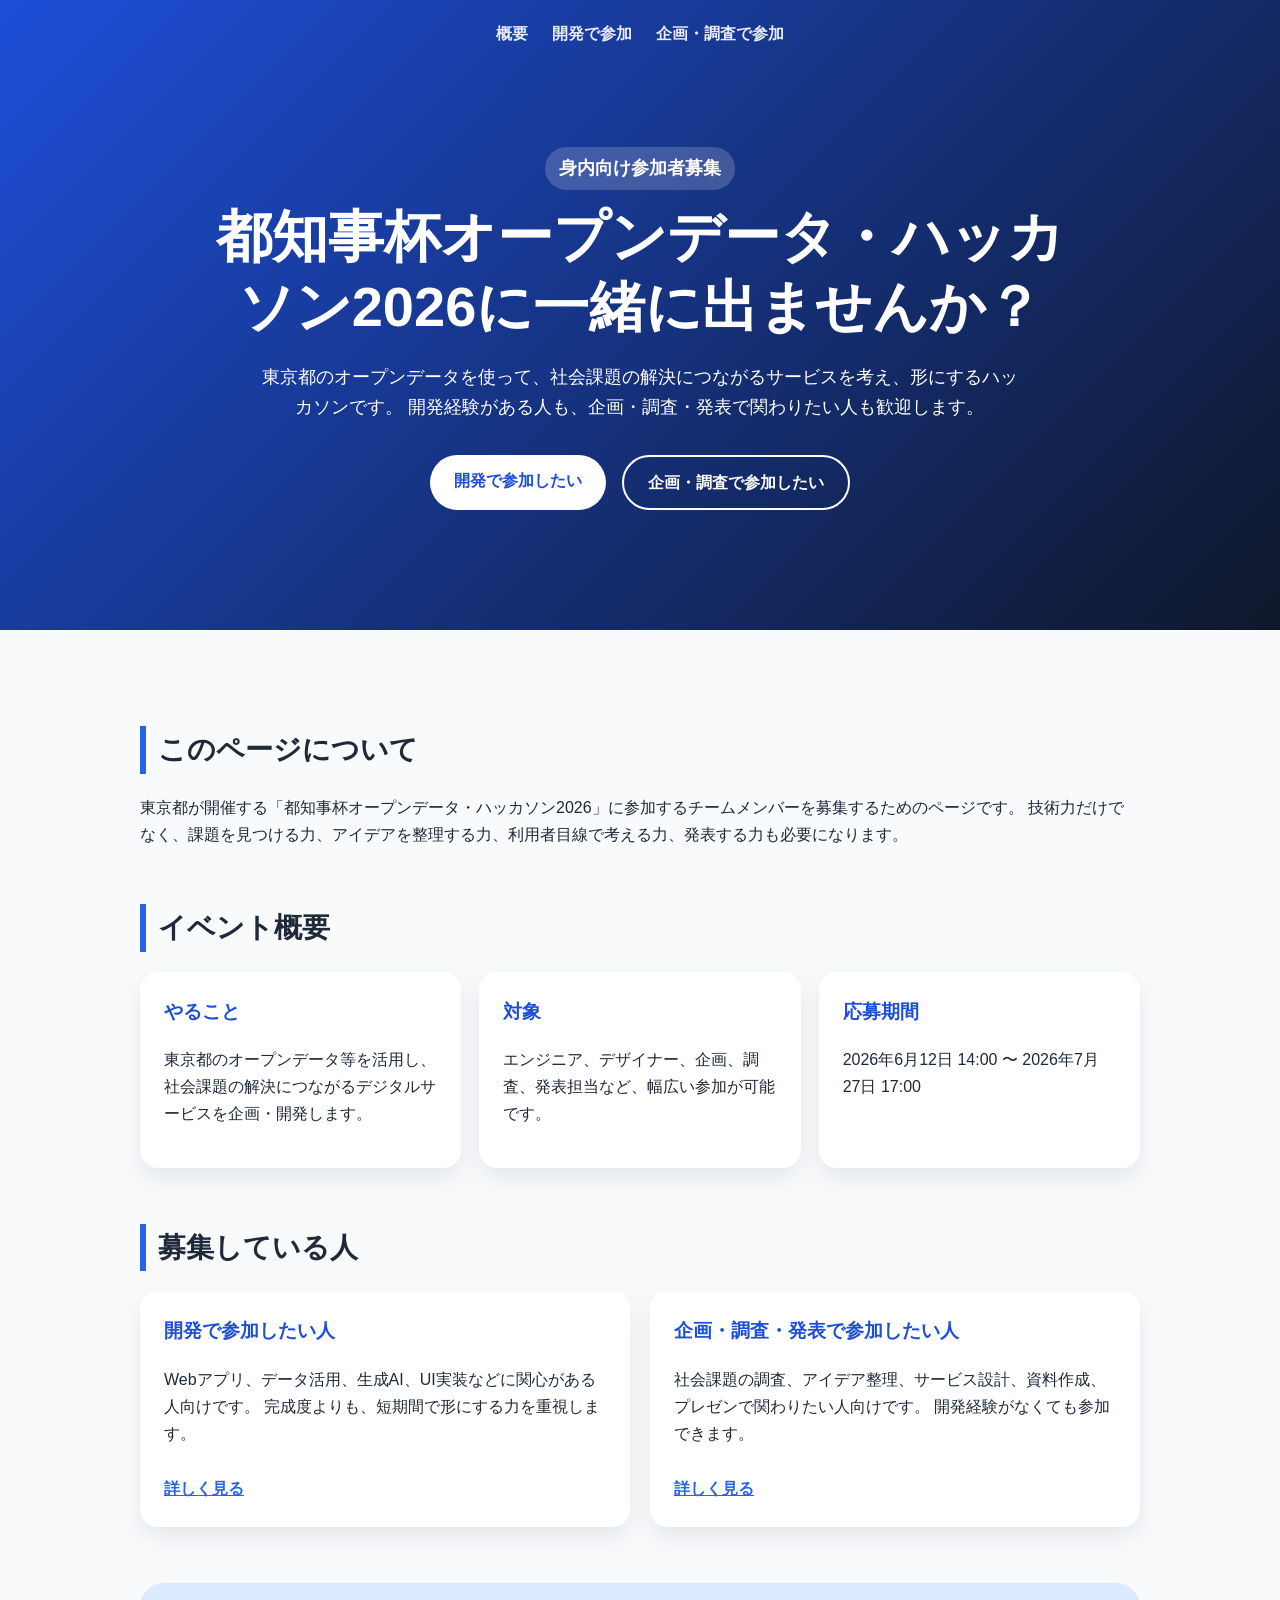
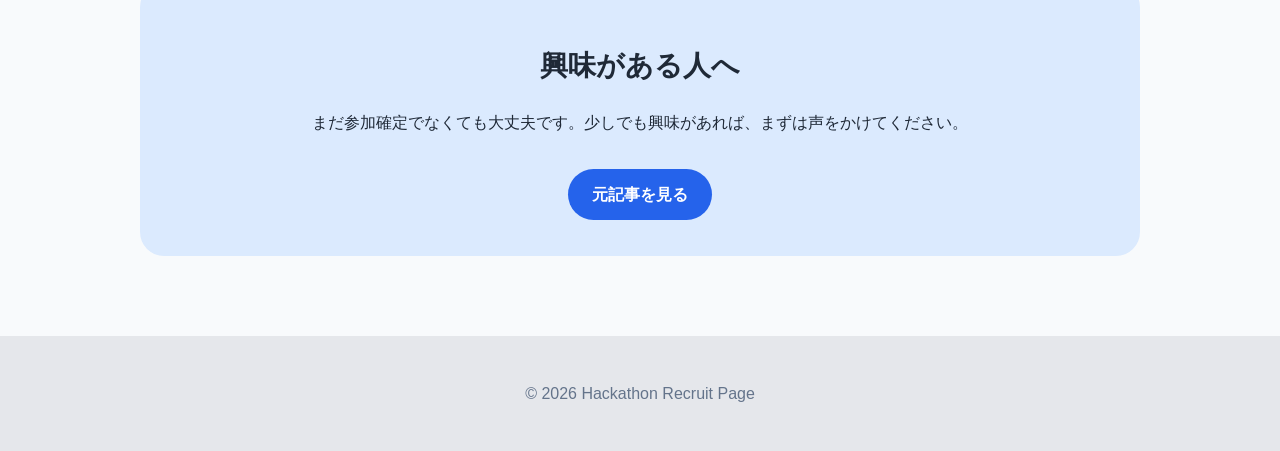
<file: index.html>
<!DOCTYPE html>
<html lang="ja">
<head>
  <meta charset="UTF-8">
  <meta name="viewport" content="width=device-width, initial-scale=1.0">
  <title>都知事杯オープンデータ・ハッカソン2026 参加者募集</title>
  <link rel="stylesheet" href="css/style.css">
</head>
<body>
  <header class="hero">
    <nav class="nav">
      <a href="index.html">概要</a>
      <a href="engineer.html">開発で参加</a>
      <a href="non-engineer.html">企画・調査で参加</a>
    </nav>

    <div class="hero-content">
      <p class="label">身内向け参加者募集</p>
      <h1>都知事杯オープンデータ・ハッカソン2026に一緒に出ませんか？</h1>
      <p>
        東京都のオープンデータを使って、社会課題の解決につながるサービスを考え、形にするハッカソンです。
        開発経験がある人も、企画・調査・発表で関わりたい人も歓迎します。
      </p>
      <div class="button-area">
        <a class="button primary" href="engineer.html">開発で参加したい</a>
        <a class="button secondary" href="non-engineer.html">企画・調査で参加したい</a>
      </div>
    </div>
  </header>

  <main>
    <section class="section">
      <h2>このページについて</h2>
      <p>
        東京都が開催する「都知事杯オープンデータ・ハッカソン2026」に参加するチームメンバーを募集するためのページです。
        技術力だけでなく、課題を見つける力、アイデアを整理する力、利用者目線で考える力、発表する力も必要になります。
      </p>
    </section>

    <section class="section">
      <h2>イベント概要</h2>
      <div class="card-grid">
        <div class="card">
          <h3>やること</h3>
          <p>東京都のオープンデータ等を活用し、社会課題の解決につながるデジタルサービスを企画・開発します。</p>
        </div>
        <div class="card">
          <h3>対象</h3>
          <p>エンジニア、デザイナー、企画、調査、発表担当など、幅広い参加が可能です。</p>
        </div>
        <div class="card">
          <h3>応募期間</h3>
          <p>2026年6月12日 14:00 〜 2026年7月27日 17:00</p>
        </div>
      </div>
    </section>

    <section class="section">
      <h2>募集している人</h2>
      <div class="two-column">
        <div class="box">
          <h3>開発で参加したい人</h3>
          <p>
            Webアプリ、データ活用、生成AI、UI実装などに関心がある人向けです。
            完成度よりも、短期間で形にする力を重視します。
          </p>
          <a href="engineer.html">詳しく見る</a>
        </div>

        <div class="box">
          <h3>企画・調査・発表で参加したい人</h3>
          <p>
            社会課題の調査、アイデア整理、サービス設計、資料作成、プレゼンで関わりたい人向けです。
            開発経験がなくても参加できます。
          </p>
          <a href="non-engineer.html">詳しく見る</a>
        </div>
      </div>
    </section>

    <section class="section cta">
      <h2>興味がある人へ</h2>
      <p>
        まだ参加確定でなくても大丈夫です。少しでも興味があれば、まずは声をかけてください。
      </p>
      <a class="button primary" href="https://prtimes.jp/main/html/rd/p/000006683.000052467.html" target="_blank" rel="noopener">
        元記事を見る
      </a>
    </section>
  </main>

  <footer>
    <p>&copy; 2026 Hackathon Recruit Page</p>
  </footer>
</body>
</html>
</file>
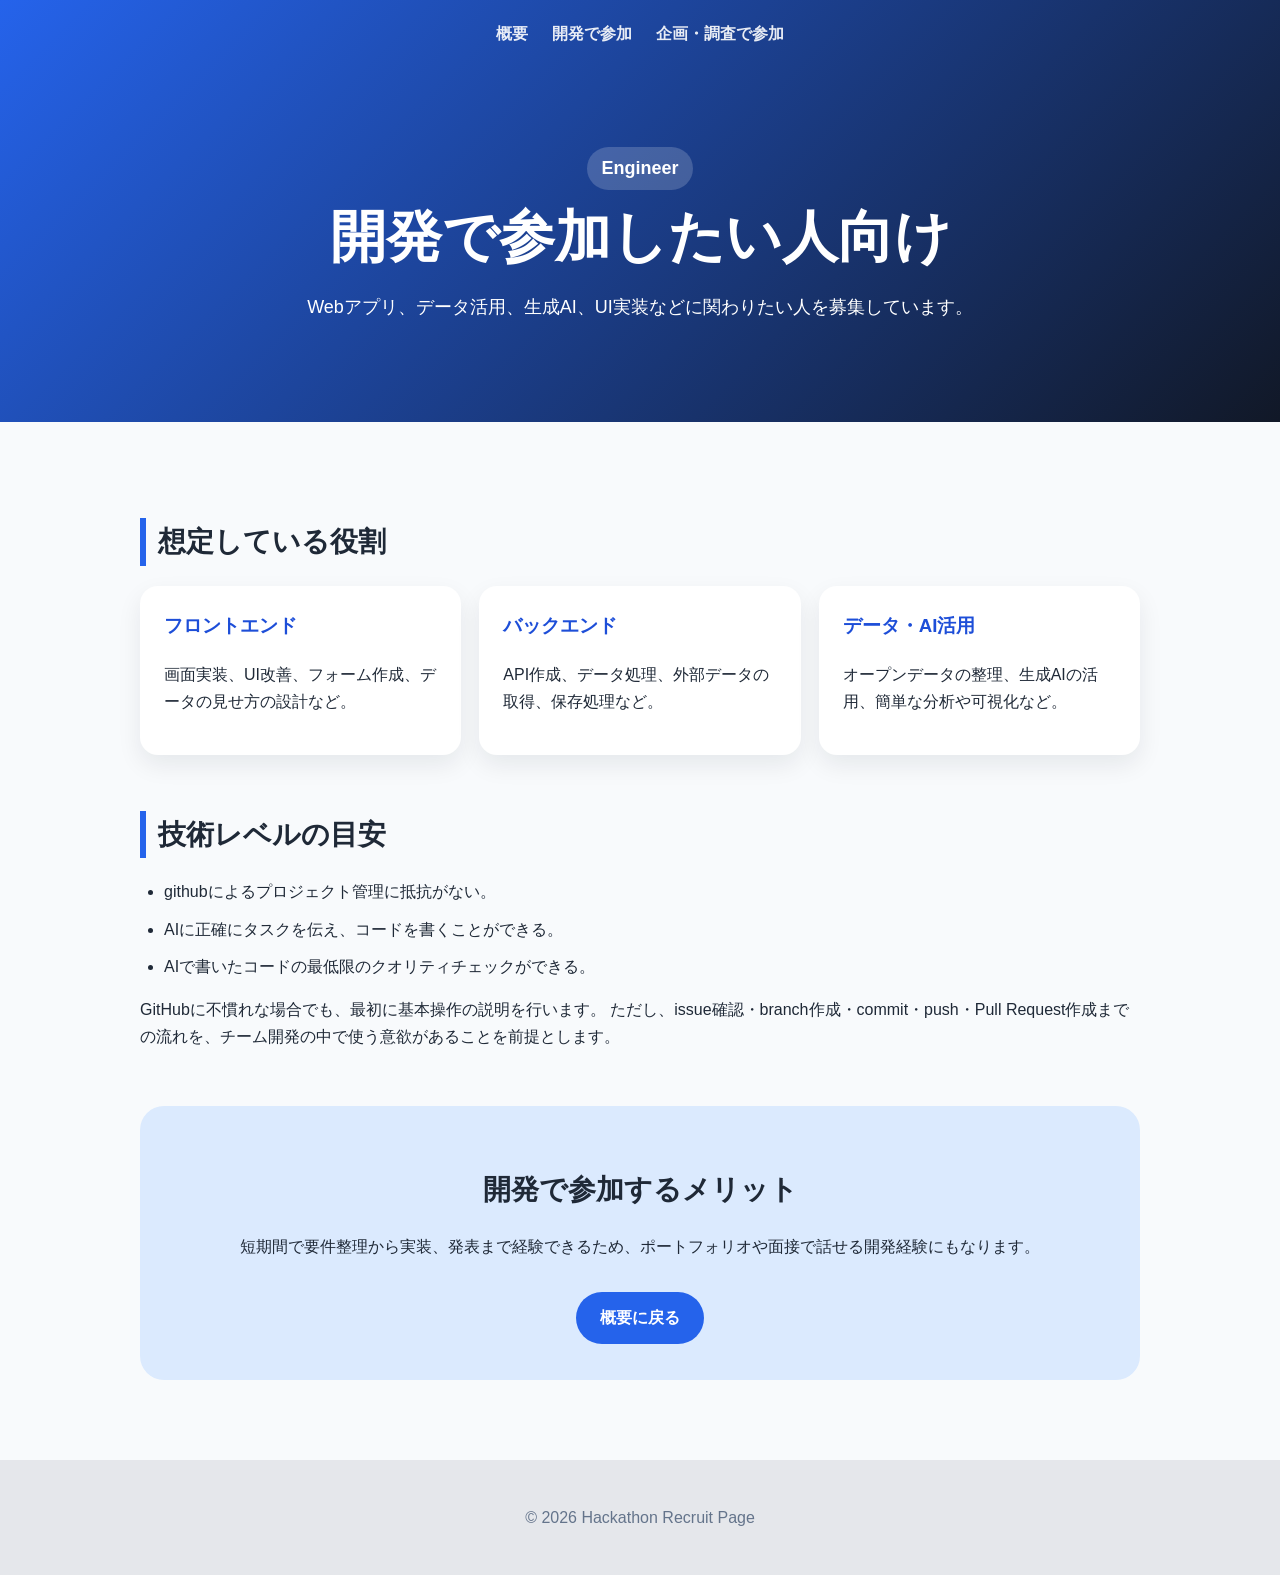
<file: engineer.html>
<!DOCTYPE html>
<html lang="ja">
<head>
  <meta charset="UTF-8">
  <meta name="viewport" content="width=device-width, initial-scale=1.0">
  <title>開発で参加したい人向け</title>
  <link rel="stylesheet" href="css/style.css">
</head>
<body>
  <header class="sub-hero">
    <nav class="nav">
      <a href="index.html">概要</a>
      <a href="engineer.html">開発で参加</a>
      <a href="non-engineer.html">企画・調査で参加</a>
    </nav>

    <div class="hero-content">
      <p class="label">Engineer</p>
      <h1>開発で参加したい人向け</h1>
      <p>
        Webアプリ、データ活用、生成AI、UI実装などに関わりたい人を募集しています。
      </p>
    </div>
  </header>

  <main>
    <section class="section">
      <h2>想定している役割</h2>
      <div class="card-grid">
        <div class="card">
          <h3>フロントエンド</h3>
          <p>画面実装、UI改善、フォーム作成、データの見せ方の設計など。</p>
        </div>
        <div class="card">
          <h3>バックエンド</h3>
          <p>API作成、データ処理、外部データの取得、保存処理など。</p>
        </div>
        <div class="card">
          <h3>データ・AI活用</h3>
          <p>オープンデータの整理、生成AIの活用、簡単な分析や可視化など。</p>
        </div>
      </div>
    </section>

    <section class="section">
      <h2>技術レベルの目安</h2>
      <ul class="list">
        <li>githubによるプロジェクト管理に抵抗がない。 </li>
        <li>AIに正確にタスクを伝え、コードを書くことができる。 </li>
        <li>AIで書いたコードの最低限のクオリティチェックができる。 </li>
      </ul>
      <p>
        GitHubに不慣れな場合でも、最初に基本操作の説明を行います。
        ただし、issue確認・branch作成・commit・push・Pull Request作成までの流れを、チーム開発の中で使う意欲があることを前提とします。
       </p>
    </section>


    <section class="section cta">
      <h2>開発で参加するメリット</h2>
      <p>
        短期間で要件整理から実装、発表まで経験できるため、ポートフォリオや面接で話せる開発経験にもなります。
      </p>
      <a class="button primary" href="index.html">概要に戻る</a>
    </section>
  </main>

  <footer>
    <p>&copy; 2026 Hackathon Recruit Page</p>
  </footer>
</body>
</html>
</file>
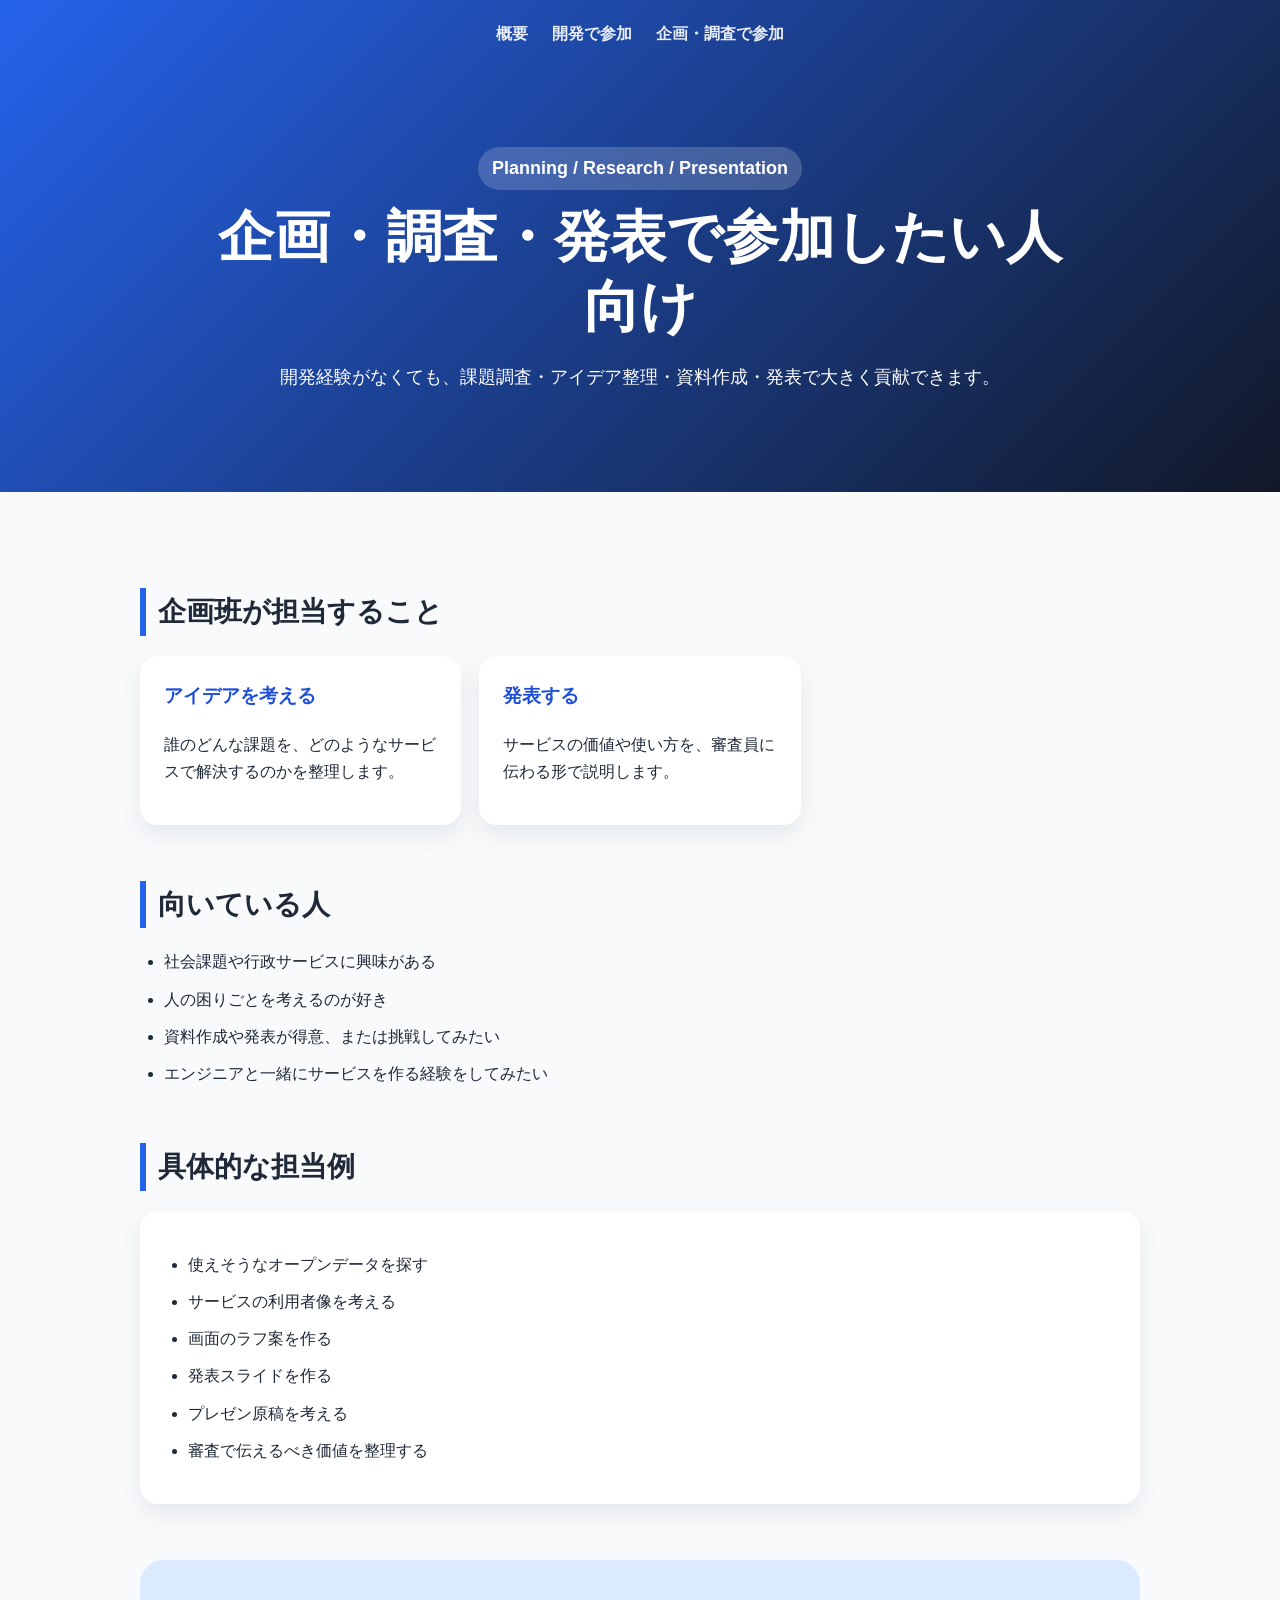
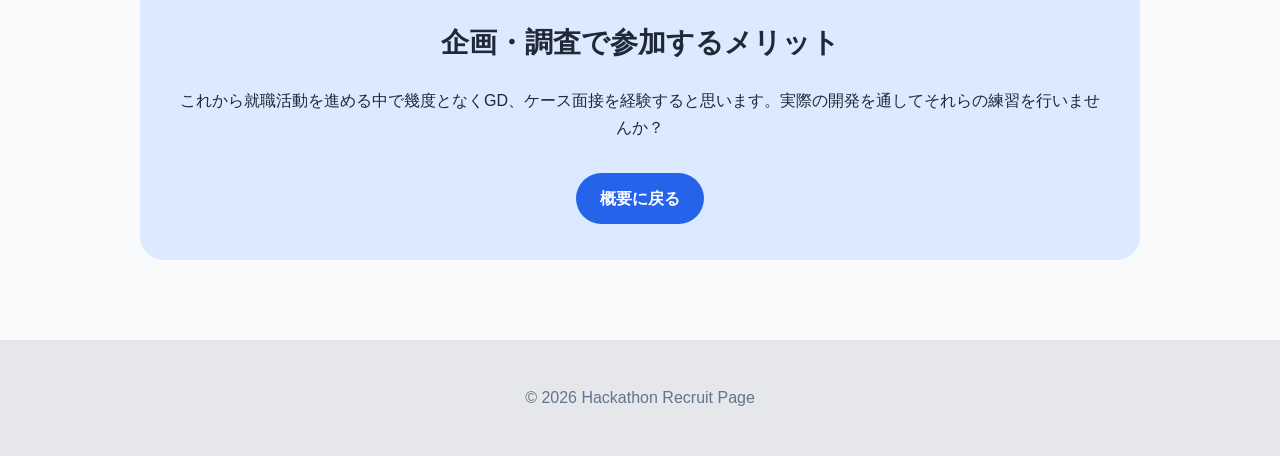
<file: non-engineer.html>
<!DOCTYPE html>
<html lang="ja">
<head>
  <meta charset="UTF-8">
  <meta name="viewport" content="width=device-width, initial-scale=1.0">
  <title>企画・調査・発表で参加したい人向け</title>
  <link rel="stylesheet" href="css/style.css">
</head>
<body>
  <header class="sub-hero">
    <nav class="nav">
      <a href="index.html">概要</a>
      <a href="engineer.html">開発で参加</a>
      <a href="non-engineer.html">企画・調査で参加</a>
    </nav>

    <div class="hero-content">
      <p class="label">Planning / Research / Presentation</p>
      <h1>企画・調査・発表で参加したい人向け</h1>
      <p>
        開発経験がなくても、課題調査・アイデア整理・資料作成・発表で大きく貢献できます。
      </p>
    </div>
  </header>

  <main>
    <section class="section">
      <h2>企画班が担当すること</h2>
      <div class="card-grid">
        <div class="card">
          <h3>アイデアを考える</h3>
          <p>誰のどんな課題を、どのようなサービスで解決するのかを整理します。</p>
        </div>
        <div class="card">
          <h3>発表する</h3>
          <p>サービスの価値や使い方を、審査員に伝わる形で説明します。</p>
        </div>
      </div>
    </section>

    <section class="section">
      <h2>向いている人</h2>
      <ul class="list">
        <li>社会課題や行政サービスに興味がある</li>
        <li>人の困りごとを考えるのが好き</li>
        <li>資料作成や発表が得意、または挑戦してみたい</li>
        <li>エンジニアと一緒にサービスを作る経験をしてみたい</li>
      </ul>
    </section>

    <section class="section">
      <h2>具体的な担当例</h2>
      <div class="box">
        <ul class="list">
          <li>使えそうなオープンデータを探す</li>
          <li>サービスの利用者像を考える</li>
          <li>画面のラフ案を作る</li>
          <li>発表スライドを作る</li>
          <li>プレゼン原稿を考える</li>
          <li>審査で伝えるべき価値を整理する</li>
        </ul>
      </div>
    </section>

    <section class="section cta">
      <h2>企画・調査で参加するメリット</h2>
      <p>
        これから就職活動を進める中で幾度となくGD、ケース面接を経験すると思います。実際の開発を通してそれらの練習を行いませんか？
      </p>
      <a class="button primary" href="index.html">概要に戻る</a>
    </section>
  </main>

  <footer>
    <p>&copy; 2026 Hackathon Recruit Page</p>
  </footer>
</body>
</html>
</file>
<file: css/style.css>
* {
  box-sizing: border-box;
}

body {
  margin: 0;
  font-family: "Helvetica Neue", Arial, "Hiragino Kaku Gothic ProN", "Hiragino Sans", Meiryo, sans-serif;
  line-height: 1.7;
  color: #1f2937;
  background: #f8fafc;
}

a {
  color: inherit;
}

.nav {
  display: flex;
  justify-content: center;
  gap: 24px;
  padding: 20px;
  font-weight: bold;
}

.nav a {
  text-decoration: none;
  color: #ffffff;
  opacity: 0.9;
}

.nav a:hover {
  opacity: 1;
  text-decoration: underline;
}

.hero {
  min-height: 70vh;
  color: #ffffff;
  background: linear-gradient(135deg, #1d4ed8, #0f172a);
}

.sub-hero {
  color: #ffffff;
  background: linear-gradient(135deg, #2563eb, #111827);
}

.hero-content {
  max-width: 920px;
  margin: 0 auto;
  padding: 80px 24px 100px;
  text-align: center;
}

.hero-content h1 {
  margin: 12px 0 20px;
  font-size: clamp(32px, 5vw, 56px);
  line-height: 1.25;
}

.hero-content p {
  max-width: 760px;
  margin: 0 auto;
  font-size: 18px;
}

.label {
  display: inline-block;
  padding: 6px 14px;
  border-radius: 999px;
  background: rgba(255, 255, 255, 0.18);
  font-size: 14px;
  font-weight: bold;
}

.button-area {
  display: flex;
  justify-content: center;
  flex-wrap: wrap;
  gap: 16px;
  margin-top: 32px;
}

.button {
  display: inline-block;
  padding: 12px 24px;
  border-radius: 999px;
  text-decoration: none;
  font-weight: bold;
  transition: 0.2s;
}

.button:hover {
  transform: translateY(-2px);
}

.button.primary {
  color: #1d4ed8;
  background: #ffffff;
}

.button.secondary {
  color: #ffffff;
  border: 2px solid #ffffff;
}

main {
  max-width: 1040px;
  margin: 0 auto;
  padding: 40px 20px 80px;
}

.section {
  margin-top: 56px;
}

.section h2 {
  margin-bottom: 20px;
  font-size: 28px;
  border-left: 6px solid #2563eb;
  padding-left: 12px;
}

.card-grid {
  display: grid;
  grid-template-columns: repeat(3, 1fr);
  gap: 18px;
}

.card,
.box {
  padding: 24px;
  border-radius: 18px;
  background: #ffffff;
  box-shadow: 0 10px 24px rgba(15, 23, 42, 0.08);
}

.card h3,
.box h3 {
  margin-top: 0;
  color: #1d4ed8;
}

.two-column {
  display: grid;
  grid-template-columns: repeat(2, 1fr);
  gap: 20px;
}

.box a {
  display: inline-block;
  margin-top: 12px;
  color: #2563eb;
  font-weight: bold;
}

.list {
  padding-left: 24px;
}

.list li {
  margin-bottom: 10px;
}

.cta {
  padding: 36px;
  border-radius: 24px;
  text-align: center;
  background: #dbeafe;
}

.cta h2 {
  border-left: none;
  padding-left: 0;
}

.cta .button.primary {
  margin-top: 16px;
  color: #ffffff;
  background: #2563eb;
}

footer {
  padding: 28px;
  text-align: center;
  color: #64748b;
  background: #e5e7eb;
}

@media (max-width: 768px) {
  .nav {
    flex-direction: column;
    align-items: center;
    gap: 10px;
  }

  .hero-content {
    padding: 56px 20px 72px;
  }

  .card-grid,
  .two-column {
    grid-template-columns: 1fr;
  }

  .section h2 {
    font-size: 24px;
  }
}
</file>
